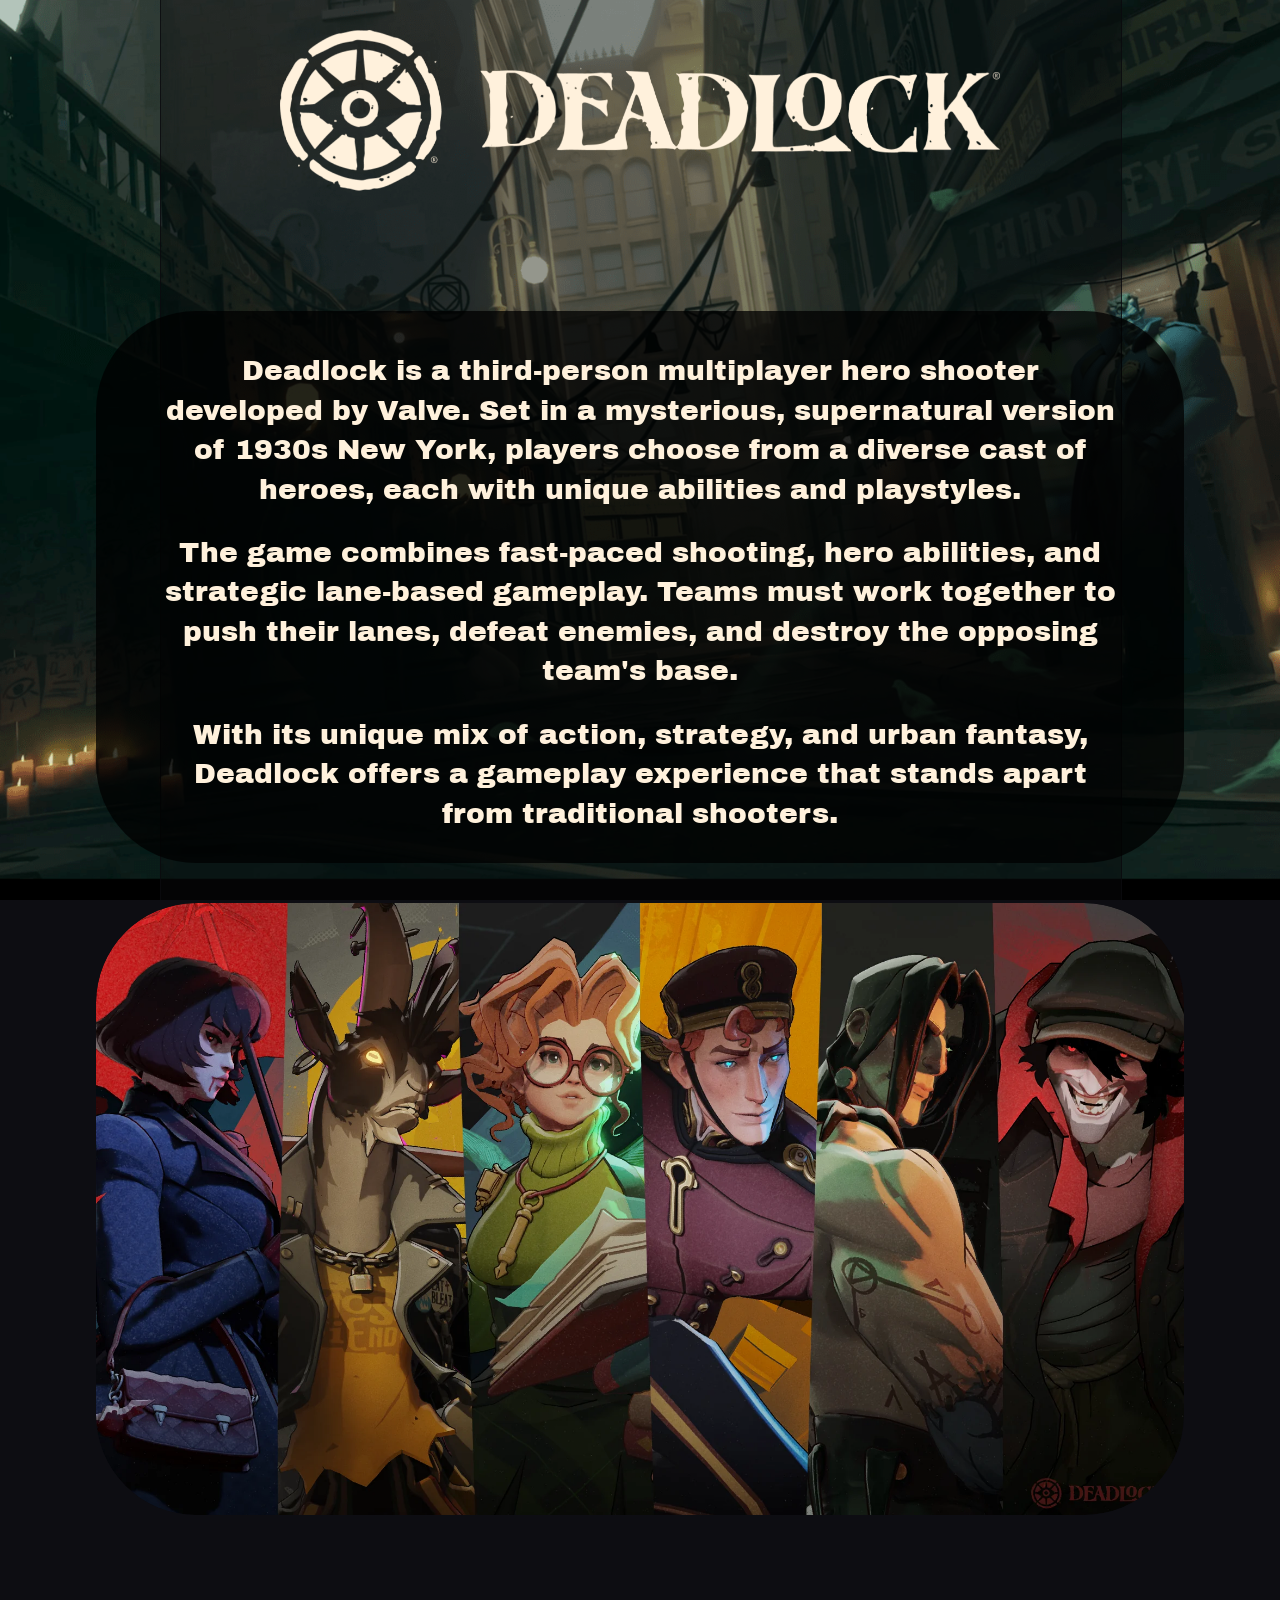
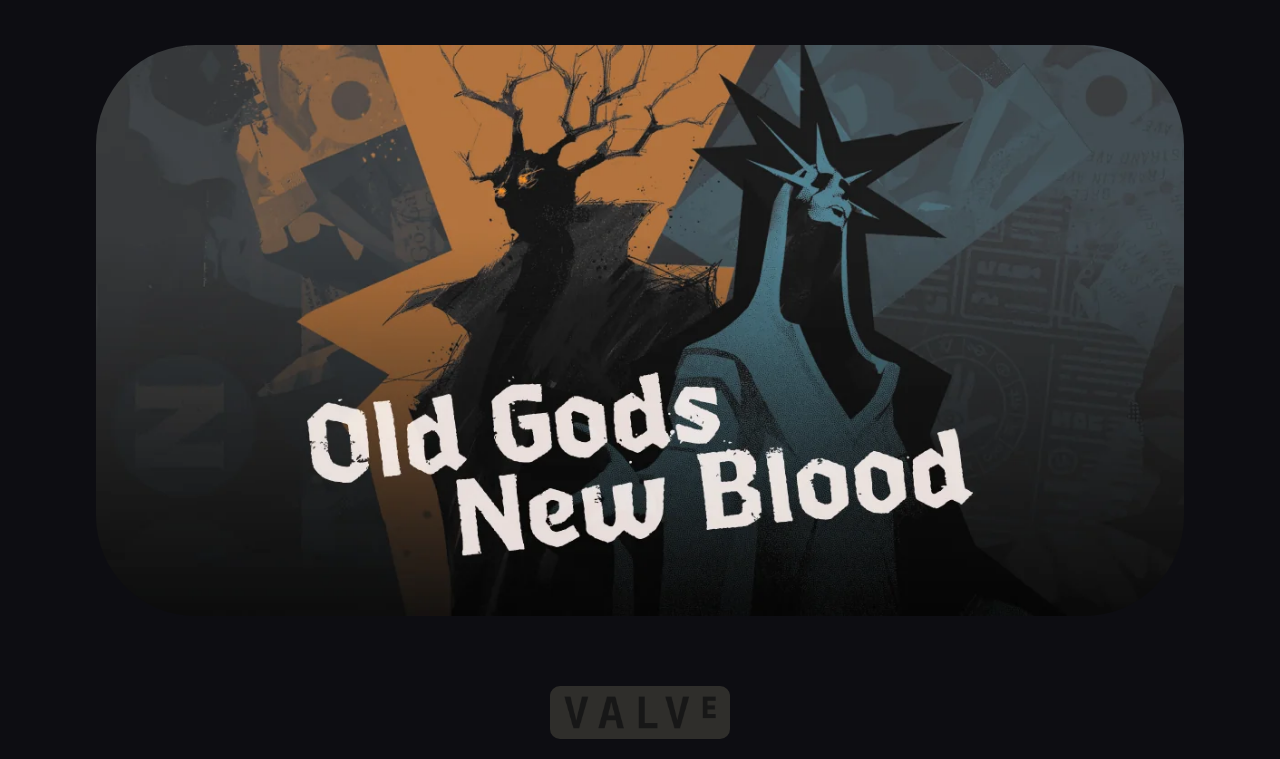
<file: index.html>
<!DOCTYPE html>
<html lang="en">

<head>
    <meta charset="UTF-8">
    <meta name="viewport" content="width=device-width, initial-scale=1.0">

    <link rel="preconnect" href="https://fonts.googleapis.com">
    <link rel="preconnect" href="https://fonts.gstatic.com" crossorigin>
    <link href="https://fonts.googleapis.com/css2?family=Archivo+Black&display=swap" rel="stylesheet">

    <link rel="stylesheet" href="style.css">
</head>

<body>
    <div class="bg-fixed">
        <header>
            <div class="fixed2">
                <img class="center" src="assets/img/Deadlock_Logo.png" alt="Deadlock logo">
            </div>
        </header>

        <main>
            <div class="fixed">
                <div class="scroll">
                    <h2 class="archivo-black-regular">
                        Deadlock is a third-person multiplayer hero shooter developed by Valve. Set in a mysterious, supernatural version of 1930s New York, players choose from a diverse cast of heroes, each with unique abilities and playstyles.
                    </h2>

                    <h2 class="archivo-black-regular">The game combines fast-paced shooting, hero abilities, and strategic lane-based gameplay. Teams must work together to push their lanes, defeat enemies, and destroy the opposing team's base.</h2>
                    <h2 class="archivo-black-regular">With its unique mix of action, strategy, and urban fantasy, Deadlock offers a gameplay experience that stands apart from traditional shooters.</h2>
                </div>
                <div class="heroes-container">
                    <img class="heroes" src="assets/img/weekly-feedback-topic-six-new-heroes-v0-ha7egqfcbjmf1.webp" alt="Deadlock heroes">
                    <a href="page1.html" class="section section1">
                        <span>Mina </span>
                    </a>

                    <a href="page2.html" class="section section2">
                        <span>Billy</span>
                    </a>

                    <a href="page3.html" class="section section3">
                        <span>Paige</span>
                    </a>

                    <a href="page4.html" class="section section4">
                        <span>Doorman</span>
                    </a>

                    <a href="page5.html" class="section section5">
                        <span>Victor</span>
                    </a>

                    <a href="page6.html" class="section section6">
                        <span>Drifter</span>
                    </a>
                </div>
            </div>
  
        </main>
        <footer>
            <div class="fixed2">
                <a href="https://www.playdeadlock.com/oldgods" target="_blank" class="oldgods-link">
                    <img class="heroes" src="assets/img/deadlock-old-gods-new-blood-v0-F8K7cUUNh16C_erVpN6MoNqmMI8opaW4K8IBC9pX_XQ.webp" alt="Old Gods promo">
                </a>
            </div>
        </footer>

        <footer>
                <img class="valve-logo" src="assets/img/valve.png" alt="logo valve">
        </footer>
    </div>
</body>
</html>
</file>
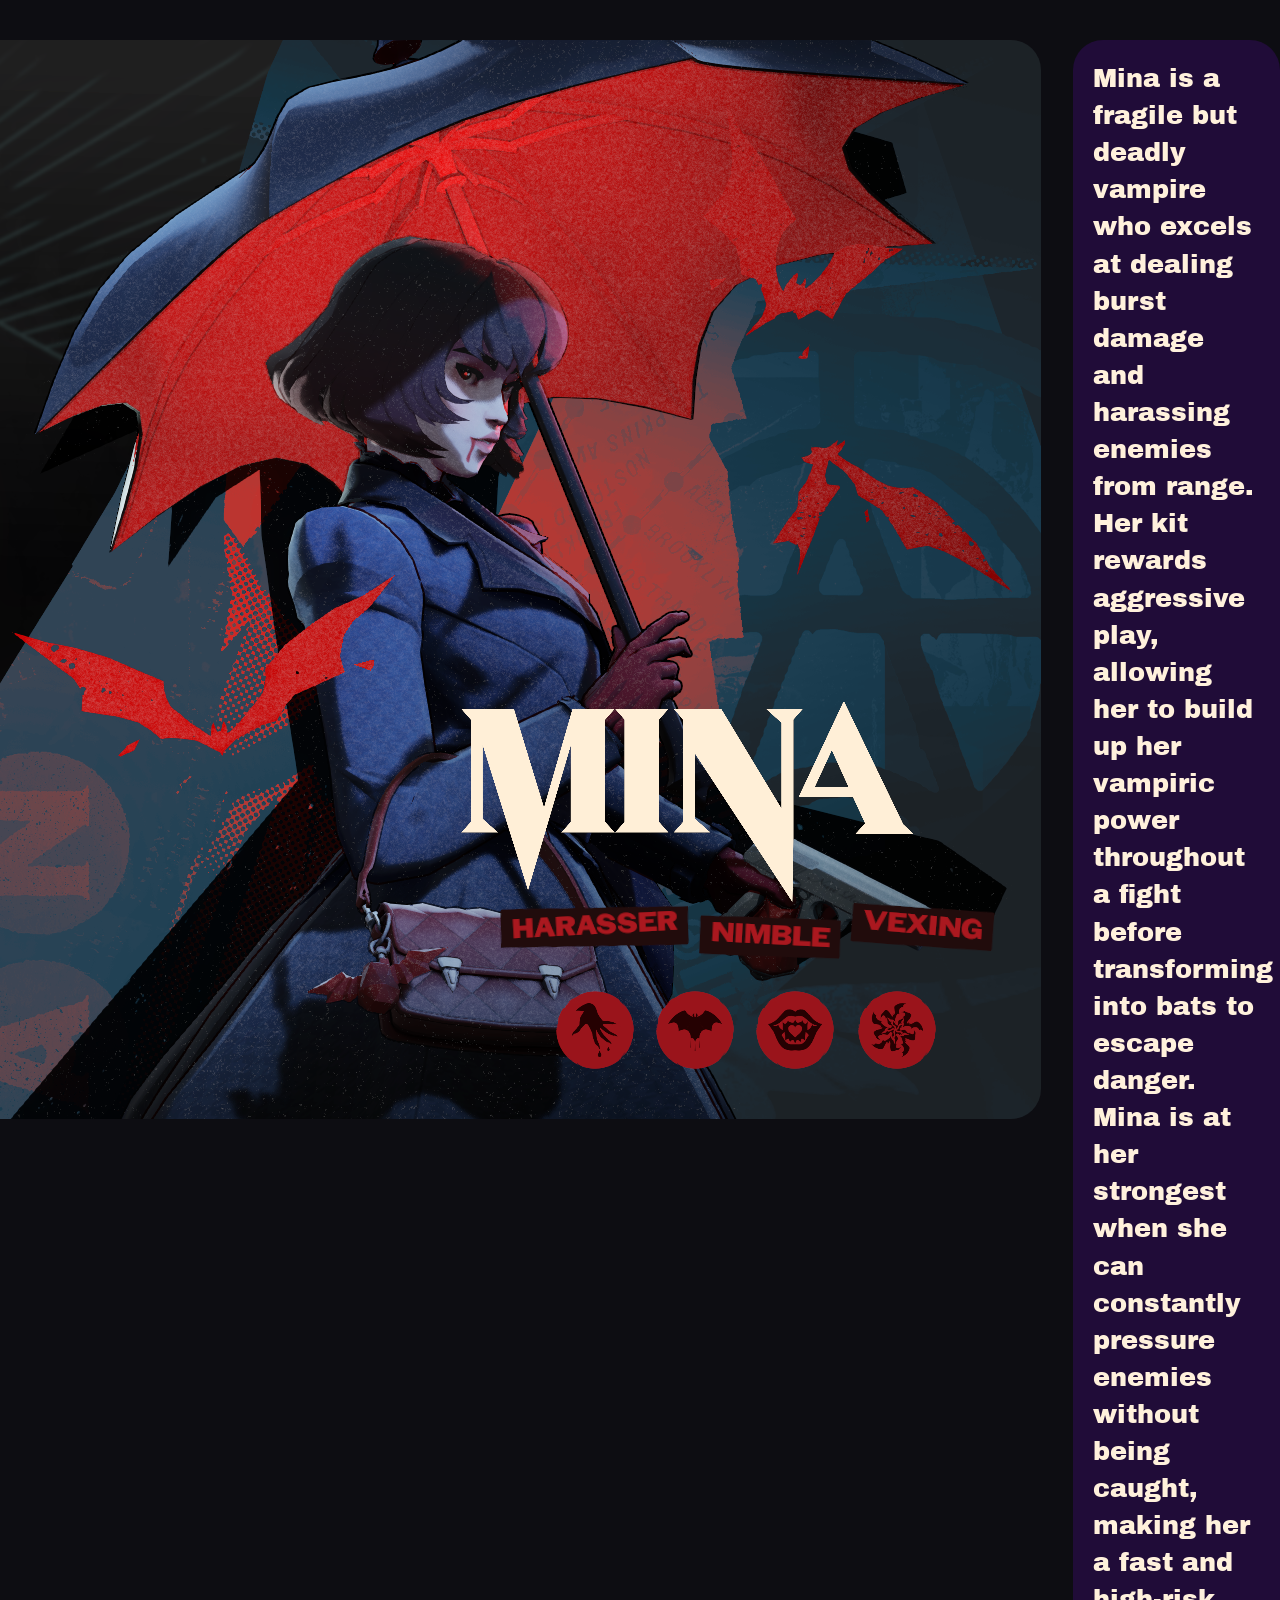
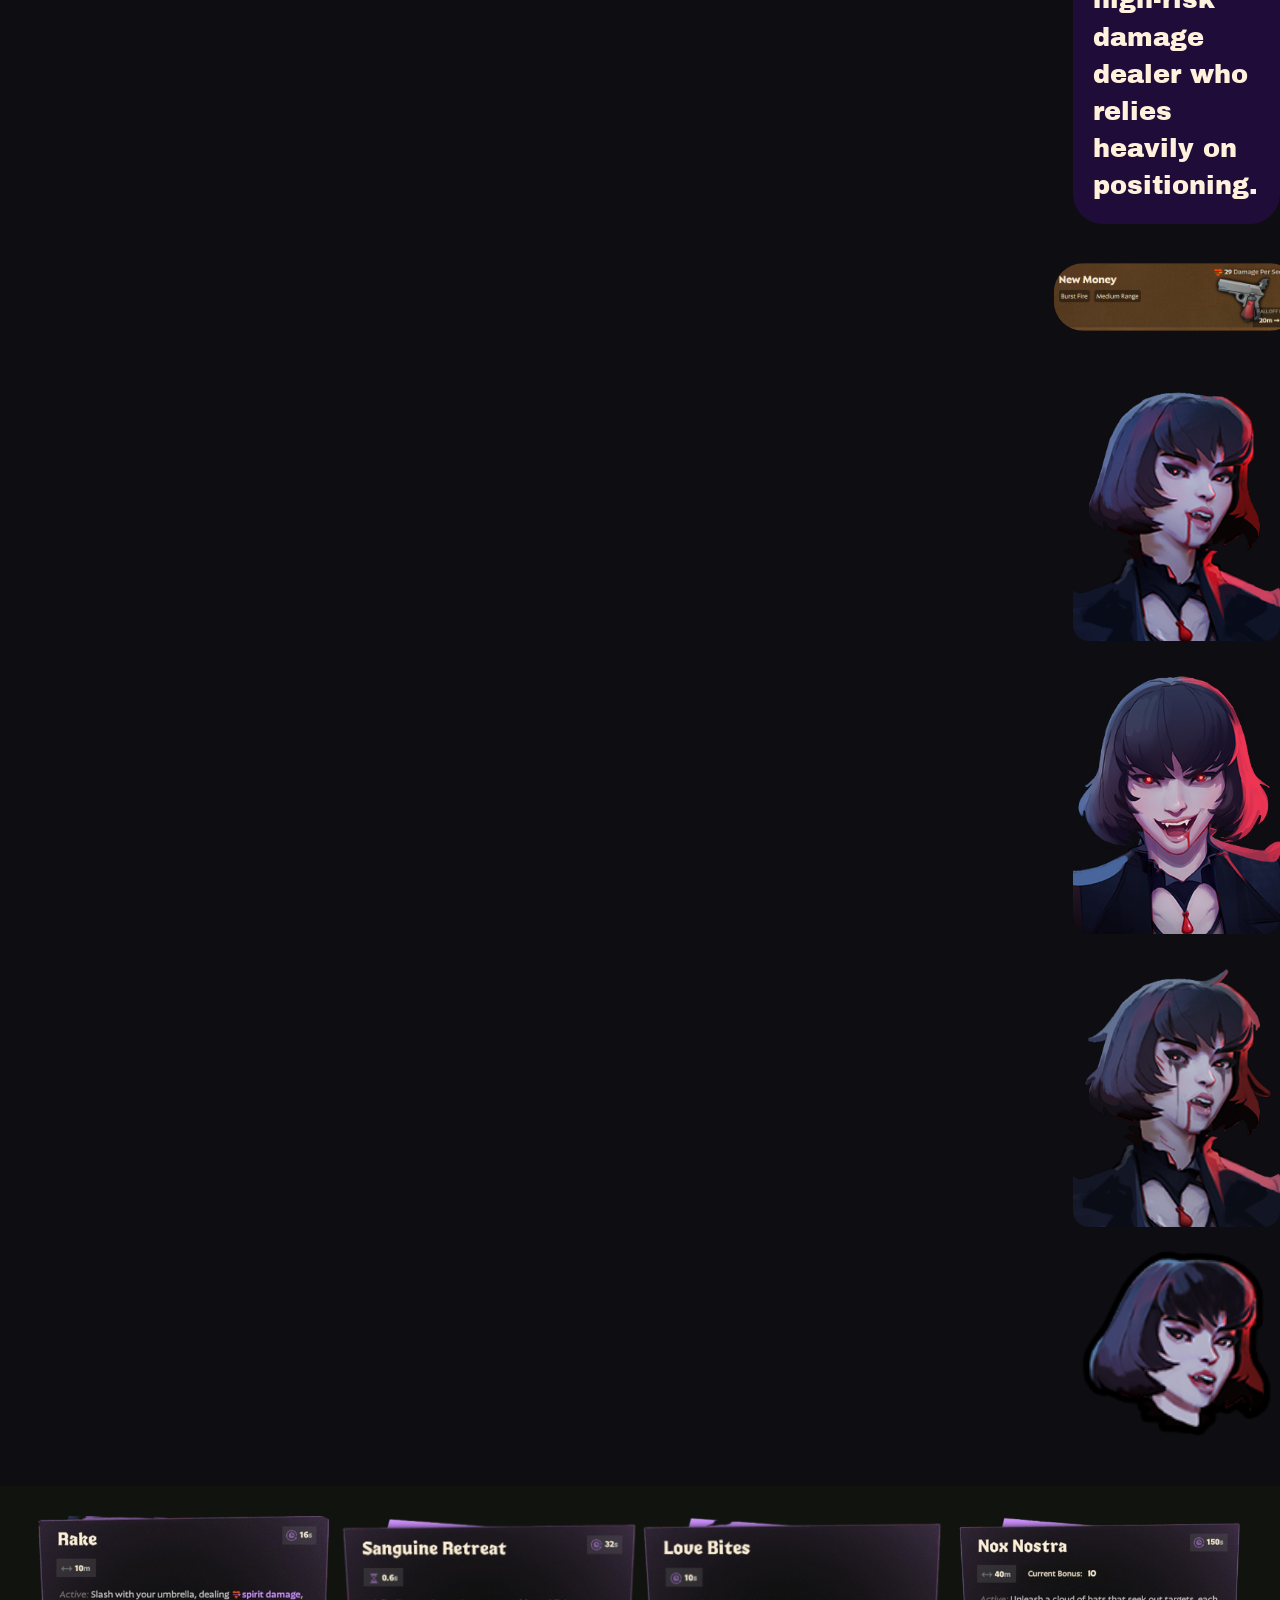
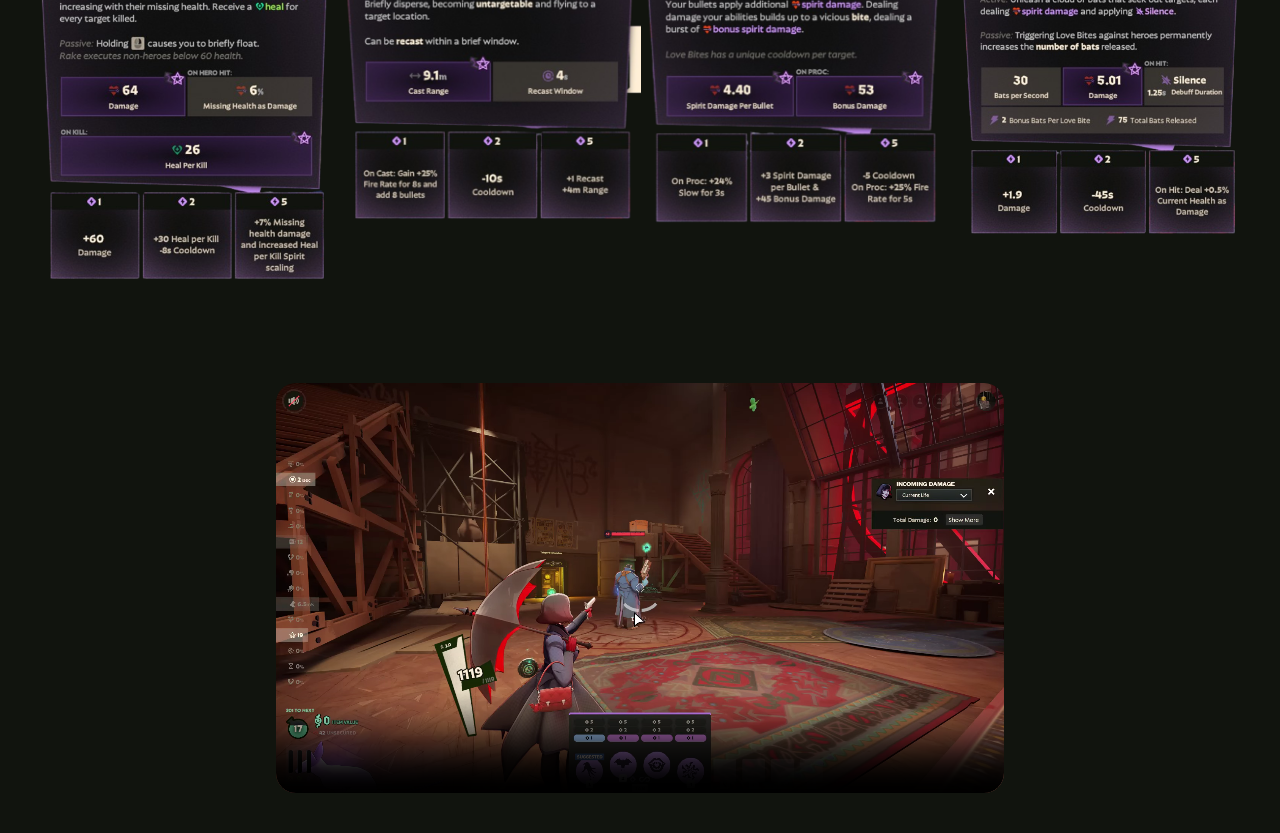
<file: page1.html>
<!DOCTYPE html>
<html lang="en">


<head>
    <meta charset="UTF-8">
    <meta name="viewport" content="width=device-width, initial-scale=1.0">

    <link rel="preconnect" href="https://fonts.googleapis.com">
    <link rel="preconnect" href="https://fonts.gstatic.com" crossorigin>
    <link href="https://fonts.googleapis.com/css2?family=Archivo+Black&display=swap" rel="stylesheet">

    <link rel="stylesheet" href="style.css">
    <link rel="stylesheet" href="style pages.css">
</head>





<body>
    <div class="page1-wrap">
        <img class="character-image" src="assets/img/Screenshot 2026-09-26 111249.png" alt="Mina">

        <header class="character-header">
            <h1 class="archivo-black-regular char-text">Mina is a fragile but deadly vampire who excels at dealing burst
                damage and harassing enemies from range. Her kit rewards aggressive play, allowing her to build up her
                vampiric power throughout a fight before transforming into bats to escape danger. Mina is at her
                strongest when she can constantly pressure enemies without being caught, making her a fast and high-risk
                damage dealer who relies heavily on positioning.</h1>
            <img class="gun-img" src="assets/img/Mina_gun.png">

            <div class="detail-row">

                <img src="assets/img/Mina_card.png" alt="Mina card art">
                <img src="assets/img/Mina_Gloat.png" alt="Mina gloat art">
                <img src="assets/img/Mina_Critical.png" alt="Mina critical art">
                <img src="assets/img/Mina.png" alt="Mina character art">
            </div>
        </header>
    </div>

    <main>
        <img src="assets/img/Test (1).png" alt="test">
        <img src="assets/img/téléchargement3.png" alt="test">
        <img src="assets/img/téléchargement3 (1).png" alt="test">
        <img src="assets/img/téléchargement2.png" alt="test">
    </main>

<footer>
    <!-- video for Mina with autoreplay -->
    <video class="video" controls autoplay loop muted>
        <source src="assets/vid/Deadlock 2026-09-26 13-27-13.webm" type="video/webm">
        Your browser does not support the video tag.
    </video>
</footer>



</body>

</html>
</file>
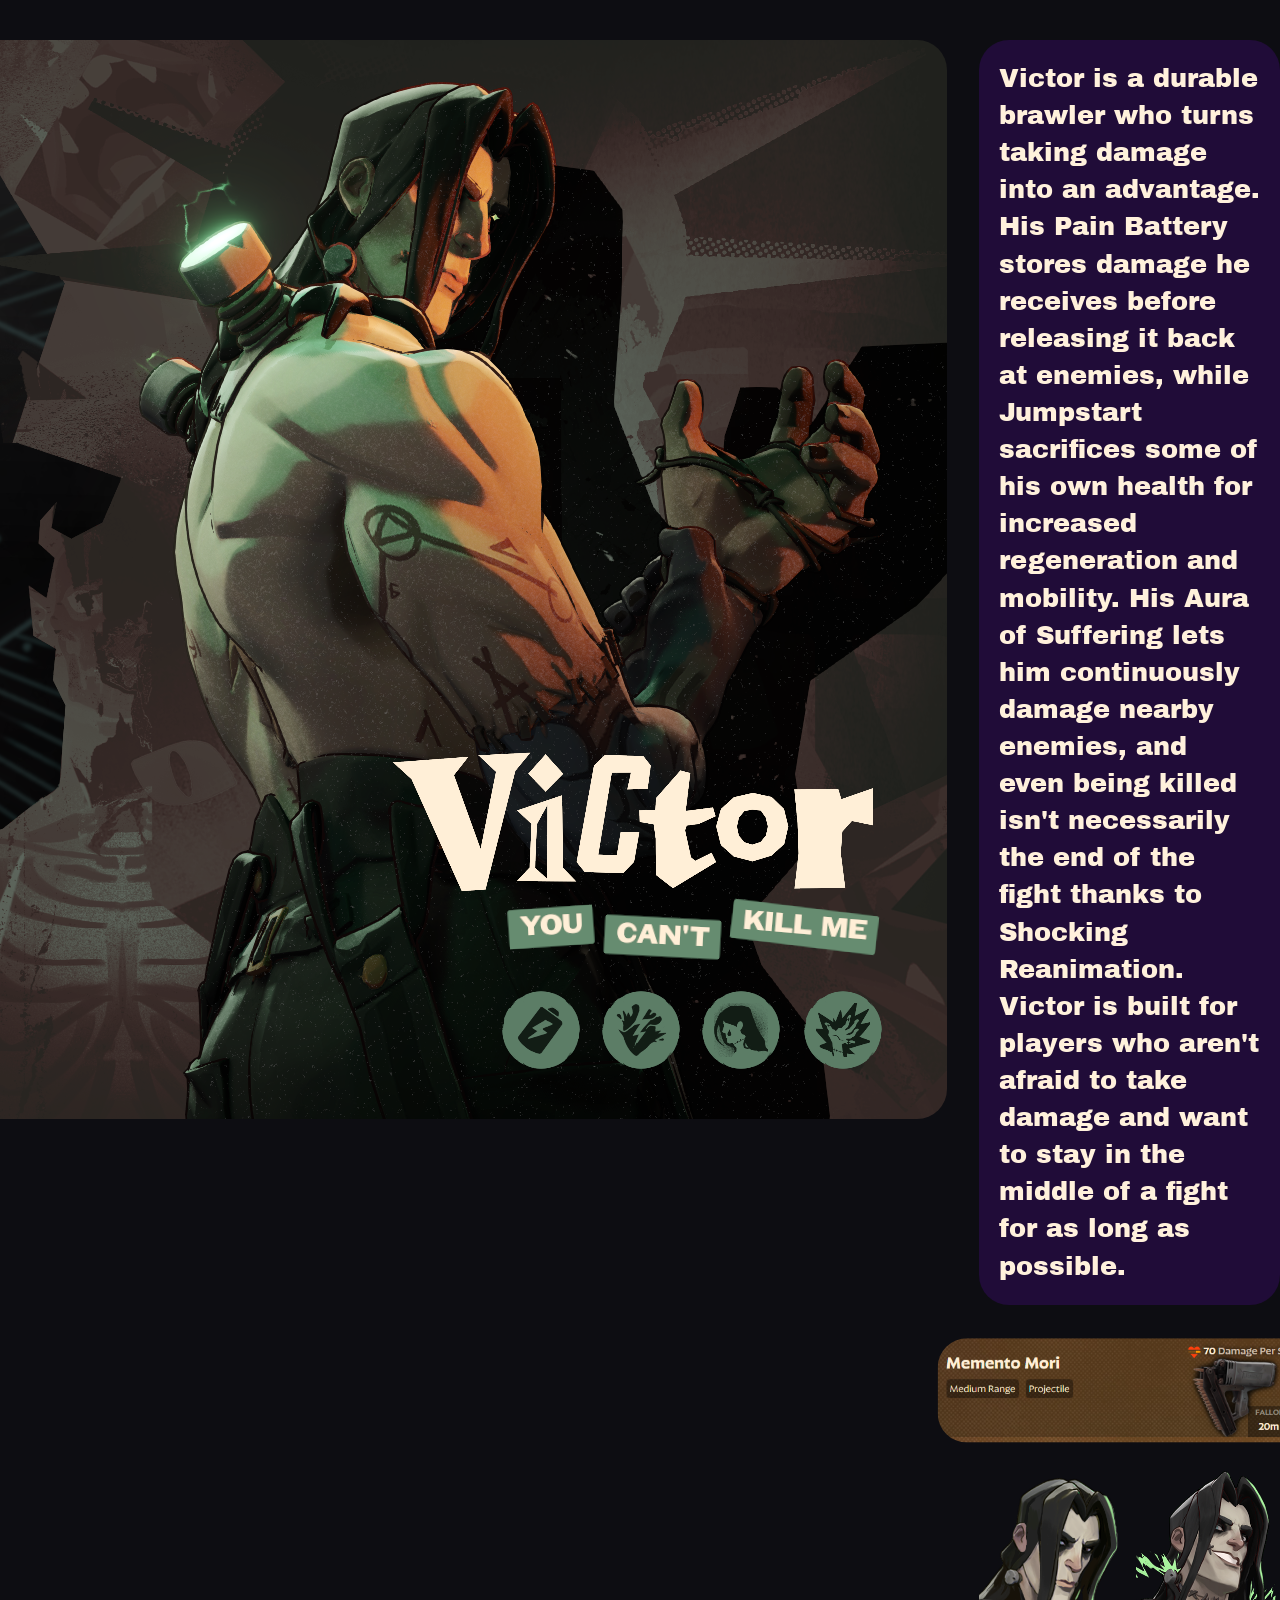
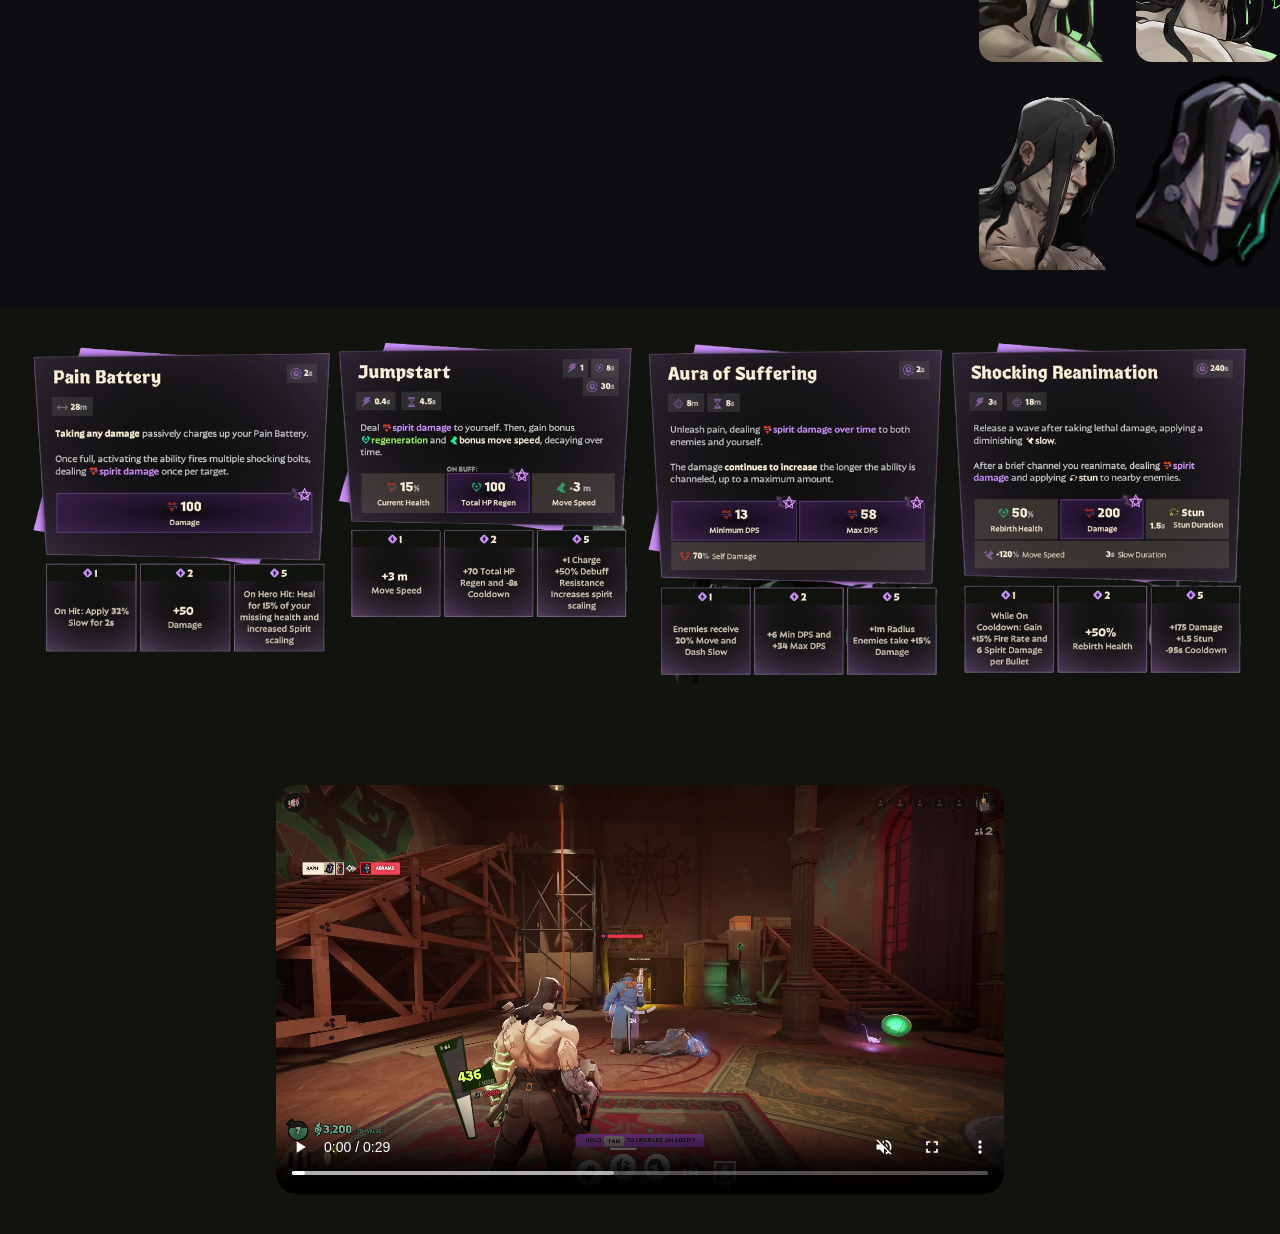
<file: page5.html>
<!DOCTYPE html>
<html lang="en">


<head>
    <meta charset="UTF-8">
    <meta name="viewport" content="width=device-width, initial-scale=1.0">

    <link rel="preconnect" href="https://fonts.googleapis.com">
    <link rel="preconnect" href="https://fonts.gstatic.com" crossorigin>
    <link href="https://fonts.googleapis.com/css2?family=Archivo+Black&display=swap" rel="stylesheet">

    <link rel="stylesheet" href="style.css">
    <link rel="stylesheet" href="style pages.css">
</head>





<body>
    <div class="page1-wrap">
        <img class="character-image" src="assets/img/Victorport.png" alt="Billy">

        <header class="character-header">
            <h1 class="archivo-black-regular char-text">Victor is a durable brawler who turns taking damage into an advantage. His Pain Battery stores damage he receives before releasing it back at enemies, while Jumpstart sacrifices some of his own health for increased regeneration and mobility. His Aura of Suffering lets him continuously damage nearby enemies, and even being killed isn't necessarily the end of the fight thanks to Shocking Reanimation. Victor is built for players who aren't afraid to take damage and want to stay in the middle of a fight for as long as possible.</h1>
            <img class="gun-img" src="assets/img/driftergun.png">

            <div class="detail-row">

                <img src="assets/img/Victor_card.png" alt="Victor card art">
                <img src="assets/img/Victor_Gloat.png" alt="Victor gloat art">
                <img src="assets/img/Victor_Critical.png" alt="Victor critical art">
                <img src="assets/img/Victor.png" alt="Victor character art">
            </div>
        </header>
    </div>

    <main>
        <img src="assets/img/image-removebg-preview (9).png" alt="test">
        <img src="assets/img/image-removebg-preview (10).png" alt="test">
        <img src="assets/img/image-removebg-preview (11).png" alt="test">
        <img src="assets/img/image-removebg-preview (12).png" alt="test">
    </main>

<footer>
    <!-- video for Mina with autoreplay -->
    <video class="video" controls autoplay loop muted>
        <source src="assets/vid/Deadlock 2026-09-26 15-10-36.webm" type="video/webm">
        Your browser does not support the video tag.
    </video>
</footer>



</body>

</html>
</file>
<file: style.css>
.archivo-black-regular {
    font-family: "Archivo Black", sans-serif;
    font-weight: 400;
    font-style: normal;
}

* {
    box-sizing: border-box;
}

body {
    margin: 0;
    overflow-x: hidden;
    background: #0d0d12;
    color: rgb(255, 241, 220);
    position: relative;
}

.bg-fixed {
    position: relative;
    z-index: 1;
    background: transparent;
    background-image: url("assets/img/DeadlockWikiBG.png");
    background-size: cover;
    background-position: center;
    background-attachment: fixed;
    background-repeat: no-repeat;
}

.bg-fixed::after {
    content: "";
    position: fixed;
    top: 0;
    left: 12.5%;
    width: 75%;
    height: 100vh;
    background: rgba(10, 10, 14, 0.42);
    border-left: 1px solid rgba(10, 10, 14, 0.8);
    border-right: 1px solid rgba(10, 10, 14, 0.8);
    pointer-events: none;
    z-index: 0;
}

.bg-fixed > * {
    position: relative;
    z-index: 1;
}

.fixed {
    position: relative;
    width: 100%;
    padding: 50px 0 80px;
    background: transparent;
    z-index: 1;
}

.fixed::before {
    content: "";
    position: absolute;
    inset: 0;
    background: transparent;
    pointer-events: none;
}

.scroll,
.heroes-container,
.fixed2,
.fixed3,
header,
main,
footer {
    position: relative;
    z-index: 1;
}

.scroll {
    position: relative;
    width: min(1200px, 85%);
    margin: 0 auto;
    background: rgba(0, 0, 0, 0.75);
    border-radius: 100px;
    padding: 40px 5% 30px;
    box-sizing: border-box;
}

header {
    margin: 0;
    position: relative;
    z-index: 1;
}

.fixed2 {
    width: 100%;
    min-height: 100px;
    background: transparent;
    display: flex;
    justify-content: center;
    align-items: center;
    padding: 30px 0;
}

.center {
    width: min(90%, 720px);
    height: auto;
    margin: 0;
}

h2 {
    color: rgb(255, 241, 220);
    width: 100%;
    margin: 0 auto 24px;
    text-align: center;
    font-size: clamp(20px, 2.2vw, 35px);
    line-height: 1.4;
}

h2:last-child {
    margin-bottom: 0;
}

.heroes {
    display: block;
    width: 100%;
    border-radius: 100px;
    height: auto;
}

.heroes-container {
    position: relative;
    width: min(1200px, 85%);
    margin: 40px auto 0;
    border-radius: 100px;
    overflow: hidden;
}

.section {
    position: absolute;
    top: 0;
    height: 100%;
    width: 16.6667%;
    transition: background 0.2s;
}

.section:hover {
    background: rgba(131, 8, 255, 0.162);
}

.section1 { left: 0%; }
.section2 { left: 16.6667%; }
.section3 { left: 33.3333%; }
.section4 { left: 50%; }
.section5 { left: 66.6667%; }
.section6 { left: 83.3333%; }

.section span {
    position: absolute;
    bottom: 30px;
    left: 50%;
    transform: translateX(-50%);
    color: rgba(255, 241, 220, 0.75);
    font-family: "Archivo Black", sans-serif;
    font-size: clamp(20px, 3vw, 56px);
    opacity: 0;
    transition: opacity 1000ms;
    white-space: nowrap;
}

.section:hover span {
    opacity: 1;
}

.fixed3 {
    width: 100%;
    height: 150px;
    background: transparent;
}

.oldgods-link {
    position: relative;
    display: block;
    width: min(1200px, 85%);
    margin: 0 auto;
}

.oldgods-link::after {
    content: "";
    position: absolute;
    inset: 0;
    border-radius: 100px;
    background: rgba(131, 8, 255, 0);
    transition: background 0.2s;
}

.oldgods-link:hover::after {
    background: rgba(131, 8, 255, 0.162);
}

@media (max-width: 1000px) {
    .fixed {
        padding-top: 35px;
    }

    .fixed::before {
        left: 8%;
        width: 84%;
    }

    .scroll {
        width: 90%;
        border-radius: 60px;
    }

    .heroes-container {
        width: 90%;
        border-radius: 60px;
    }

    .heroes {
        border-radius: 60px;
    }

    h2 {
        font-size: clamp(18px, 2.5vw, 28px);
    }

    .section span {
        font-size: clamp(16px, 3vw, 40px);
        bottom: 20px;
    }
}

@media (max-width: 600px) {
    .fixed {
        padding-top: 25px;
    }

    .fixed::before {
        left: 6%;
        width: 88%;
    }

    .fixed2 {
        min-height: 80px;
        padding: 18px 0;
    }

    .scroll {
        width: 90%;
        padding: 24px 6% 20px;
        border-radius: 35px;
    }

    h2 {
        font-size: 16px;
        line-height: 1.35;
        margin-bottom: 18px;
    }

    .heroes-container {
        width: 90%;
        margin-top: 24px;
        border-radius: 35px;
    }

    .heroes {
        border-radius: 35px;
    }

    .section span {
        font-size: 14px;
        bottom: 10px;
        letter-spacing: 0.04em;
    }

    .fixed3 {
        height: 100px;
    }

    .oldgods-link {
        width: 90%;
    }
}

footer {
  background-color: #0d0d12;
  display: flex;
  justify-content: center;
  align-items: center;
  padding: 20px 0;
}

.valve-logo {
  display: block;
  margin: 0 auto;
  max-width: 180px;
  width: min(180px, 32vw);
  height: auto;
  border-radius: 10px;
}

.oldgods-link img,
.heroes {
  width: 100%;
  max-width: none;
}

.character-image {
  border-radius: 0 30px 30px 0;
}

.page1-wrap {
    display: flex;
    align-items: flex-start;
    gap: 32px;
    margin: 40px 0 0 0;
    padding-left: 0;
}

.character-image {
    display: block;
    width: auto;
    max-width: 100%;
    height: auto;
    border-radius: 0 30px 30px 0;
    flex-shrink: 0;
    margin-left: 0;
}

.character-header {
    flex: 1 1 auto;
    min-width: 0;
    width: auto;
    max-width: none;
}

.character-header h1 {
    margin: 0;
    font-size: clamp(20px, 2vw, 32px);
    line-height: 1.45;
    text-align: left;
    width: 100%;
}

@media (max-width: 800px) {
    .page1-wrap {
        flex-direction: column;
        margin: 24px 0 0 0;
    }

    .character-image {
        width: 100%;
        max-width: 420px;
    }

    .character-header {
        max-width: 100%;
    }

    .character-header h1 {
        font-size: clamp(18px, 5vw, 28px);
    }
}

.char-text {
  background-color: rgba(131, 8, 255, 0.162);
  border-radius: 30px;
  padding: 20px;
}

.gun-img {
  padding: 20px;
    border-radius: 40px;

}

main {
    display: flex;
    align-items: flex-start;
    justify-content: flex-start;
    gap: 1px;
    margin: 40px auto 0;
    flex-wrap: nowrap;
}

main img {
    display: block;
    width: 25%;
    height: auto;
    border-radius: 16px;
    object-fit: cover;
    flex: 1 1 0;
}

@media (max-width: 800px) {
    main {
        flex-wrap: wrap;
        gap: 12px;
    }

    main img {
        width: calc((100% - 12px) / 2);
        min-width: 140px;
    }
}

@media (max-width: 480px) {
    main img {
        width: 100%;
        min-width: 0;
    }
}

.main {
background-color:
}
</file>
<file: style pages.css>
.char-text {
  background-color: rgba(131, 8, 255, 0.162);
  border-radius: 30px;
  padding: 20px;
}

.gun-img {
  display: block;
  margin: 20px auto 0;
  padding: 20px;
  margin-top: 30px;
  border-radius: 40px;
  max-width: 100%;
  height: auto;
  scale: 147%;
}

.page1-wrap {
    display: flex;
    align-items: flex-start;
    gap: 32px;
    margin: 40px 0 0 0;
    padding-left: 0;
}

.character-image {
    display: block;
    width: auto;
    max-width: 100%;
    height: auto;
    border-radius: 0 30px 30px 0;
    flex-shrink: 0;
    margin-left: 0;
}

.character-header {
    flex: 1 1 auto;
    min-width: 0;
    width: auto;
    max-width: none;
}

.character-header h1 {
    margin: 0;
    font-size: clamp(20px, 2vw, 32px);
    line-height: 1.45;
    text-align: left;
    width: 100%;
}

main {
    display: flex;
    align-items: flex-start;
    justify-content: flex-start;

    margin: 40px auto 0;
    flex-wrap: nowrap;
}

main img {
    display: block;
    width: 25%;
    height: auto;
    border-radius: 16px;
    object-fit: cover;
    flex: 1 1 0;
}

.detail-row {
  display: flex;
  justify-content: center;
  align-items: stretch;
  gap: 12px;
  margin-top: 20px;
  width: 100%;
  flex-wrap: wrap;
}

.detail-row img {
  display: block;
  width: calc((100% - 36px) / 4);
  max-width: 220px;
  min-width: 120px;
  height: auto;
  border-radius: 16px;
  object-fit: cover;
  flex: 1 1 0;
}

.placeholder-portrait,
.placeholder-box,
.placeholder-banner,
.video-placeholder {
  background: rgba(255, 255, 255, 0.08);
  border: 1px solid rgba(255, 255, 255, 0.1);
  border-radius: 16px;
}

.placeholder-portrait {
  width: 420px;
  height: 620px;
  min-width: 220px;
}

.placeholder-banner {
  width: 100%;
  max-width: 400px;
  min-height: 120px;
  margin: 20px auto 0;
}

.placeholder-box {
  width: calc((100% - 36px) / 4);
  min-width: 120px;
  height: 140px;
}

.placeholder-gallery {
  width: 25%;
  min-height: 180px;
  height: 180px;
}

.video-placeholder {
  display: flex;
  align-items: center;
  justify-content: center;
  width: min(60%, 900px);
  min-height: 220px;
  margin: 30px auto 0;
  color: rgba(255, 255, 255, 0.7);
  font-family: "Archivo Black", sans-serif;
  letter-spacing: 0.08em;
  text-transform: uppercase;
}

@media (max-width: 800px) {
    .page1-wrap {
        flex-direction: column;
        margin: 24px 0 0 0;
    }

    .character-image {
        width: 100%;
        max-width: 420px;
    }

    .character-header {
        max-width: 100%;
    }

    .character-header h1 {
        font-size: clamp(18px, 5vw, 28px);
    }

    main {
        flex-wrap: wrap;
        gap: 12px;
    }

    main img {
        width: calc((100% - 12px) / 2);
    }

    .detail-row {
        gap: 10px;
        border-radius: 20px;
    }

    .detail-row img {
        width: calc((100% - 10px) / 2);
    }

    .placeholder-portrait {
        width: 100%;
        max-width: 420px;
        height: 420px;
    }

    .placeholder-box {
        width: calc((100% - 10px) / 2);
    }

    .placeholder-gallery {
        width: calc((100% - 12px) / 2);
    }
}

@media (max-width: 480px) {
    main img {
        width: 100%;
    }

    .detail-row img {
        width: 100%;
        max-width: 100%;
    }

    .placeholder-box,
    .placeholder-gallery {
        width: 100%;
    }

    .video-placeholder {
        width: 90%;
    }
}

main {
    background-color:#11140e;
    padding: 30px;
    
}

.video {
    display: block;
    margin: 20px auto 0;
    padding: 20px;
    margin-top: 30px;
    border-radius: 40px;
    max-width: 60%;
    height: auto;
    scale: 100%;
}

footer {
    background-color:#11140e;
}
</file>
